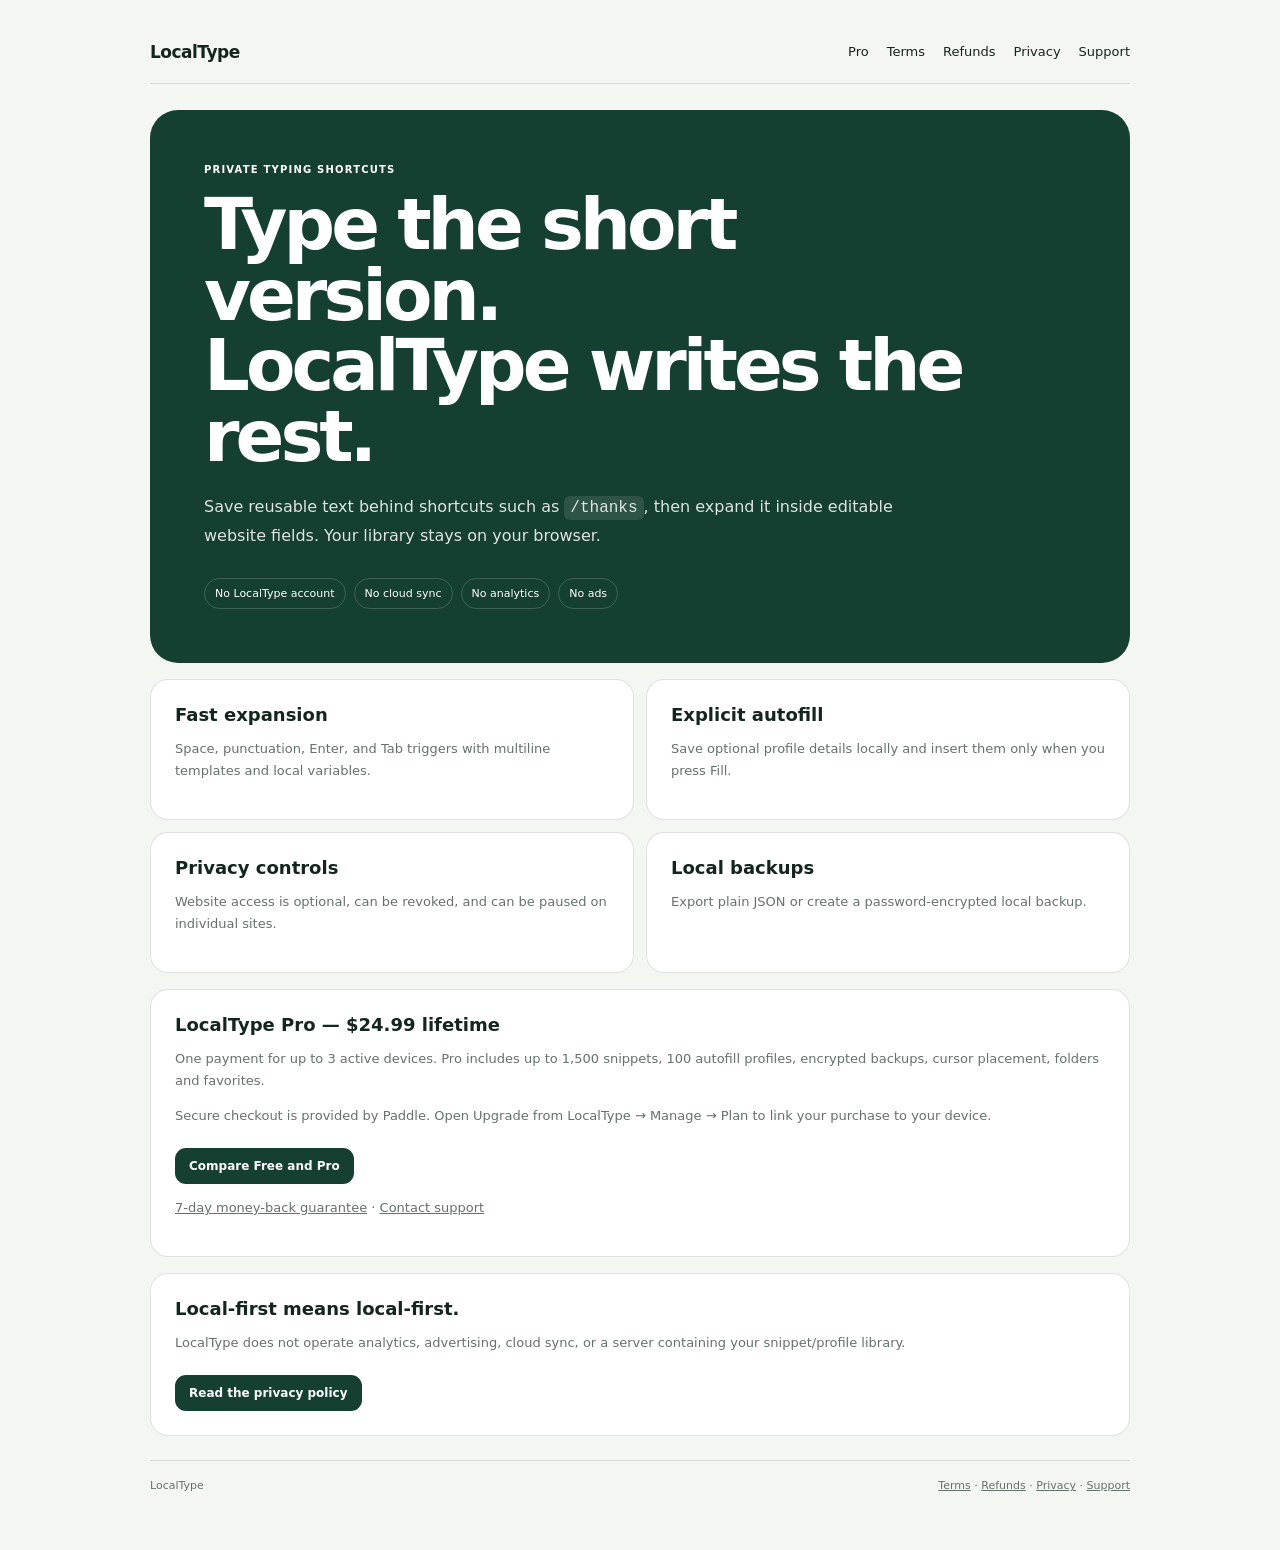
<file: index.html>
<!doctype html>
<html lang="en">
<head>
  <meta charset="utf-8">
  <meta name="viewport" content="width=device-width,initial-scale=1">
  <meta name="description" content="LocalType — private, local-first text expansion and autofill for Chrome.">
  <title>LocalType — Private Text Expander</title>
  <link rel="stylesheet" href="styles.css">
</head>
<body>
  <main class="page">
    <nav class="nav"><a class="brand" href="index.html">LocalType</a><div><a href="upgrade.html">Pro</a> <a href="terms.html">Terms</a> <a href="refunds.html">Refunds</a> <a href="privacy.html">Privacy</a> <a href="support.html">Support</a></div></nav>

    <section class="home-hero">
      <p class="eyebrow">PRIVATE TYPING SHORTCUTS</p>
      <h1>Type the short version.<br>LocalType writes the rest.</h1>
      <p class="lead">Save reusable text behind shortcuts such as <code>/thanks</code>, then expand it inside editable website fields. Your library stays on your browser.</p>
      <div class="chips">
        <span>No LocalType account</span>
        <span>No cloud sync</span>
        <span>No analytics</span>
        <span>No ads</span>
      </div>
    </section>

    <section class="cards">
      <article>
        <h2>Fast expansion</h2>
        <p>Space, punctuation, Enter, and Tab triggers with multiline templates and local variables.</p>
      </article>
      <article>
        <h2>Explicit autofill</h2>
        <p>Save optional profile details locally and insert them only when you press Fill.</p>
      </article>
      <article>
        <h2>Privacy controls</h2>
        <p>Website access is optional, can be revoked, and can be paused on individual sites.</p>
      </article>
      <article>
        <h2>Local backups</h2>
        <p>Export plain JSON or create a password-encrypted local backup.</p>
      </article>
    </section>

    <section class="callout">
      <h2>LocalType Pro — $24.99 lifetime</h2>
      <p>One payment for up to 3 active devices. Pro includes up to 1,500 snippets, 100 autofill profiles, encrypted backups, cursor placement, folders and favorites.</p>
      <p>Secure checkout is provided by Paddle. Open Upgrade from LocalType → Manage → Plan to link your purchase to your device.</p>
      <a class="button-link" href="upgrade.html">Compare Free and Pro</a>
      <p><a href="refunds.html">7-day money-back guarantee</a> · <a href="mailto:elrebelgamer@gmail.com">Contact support</a></p>
    </section>

    <section class="callout">
      <h2>Local-first means local-first.</h2>
      <p>LocalType does not operate analytics, advertising, cloud sync, or a server containing your snippet/profile library.</p>
      <a class="button-link" href="privacy.html">Read the privacy policy</a>
    </section>

    <footer><span>LocalType</span><span><a href="terms.html">Terms</a> · <a href="refunds.html">Refunds</a> · <a href="privacy.html">Privacy</a> · <a href="support.html">Support</a></span></footer>
  </main>
</body>
</html>
</file>
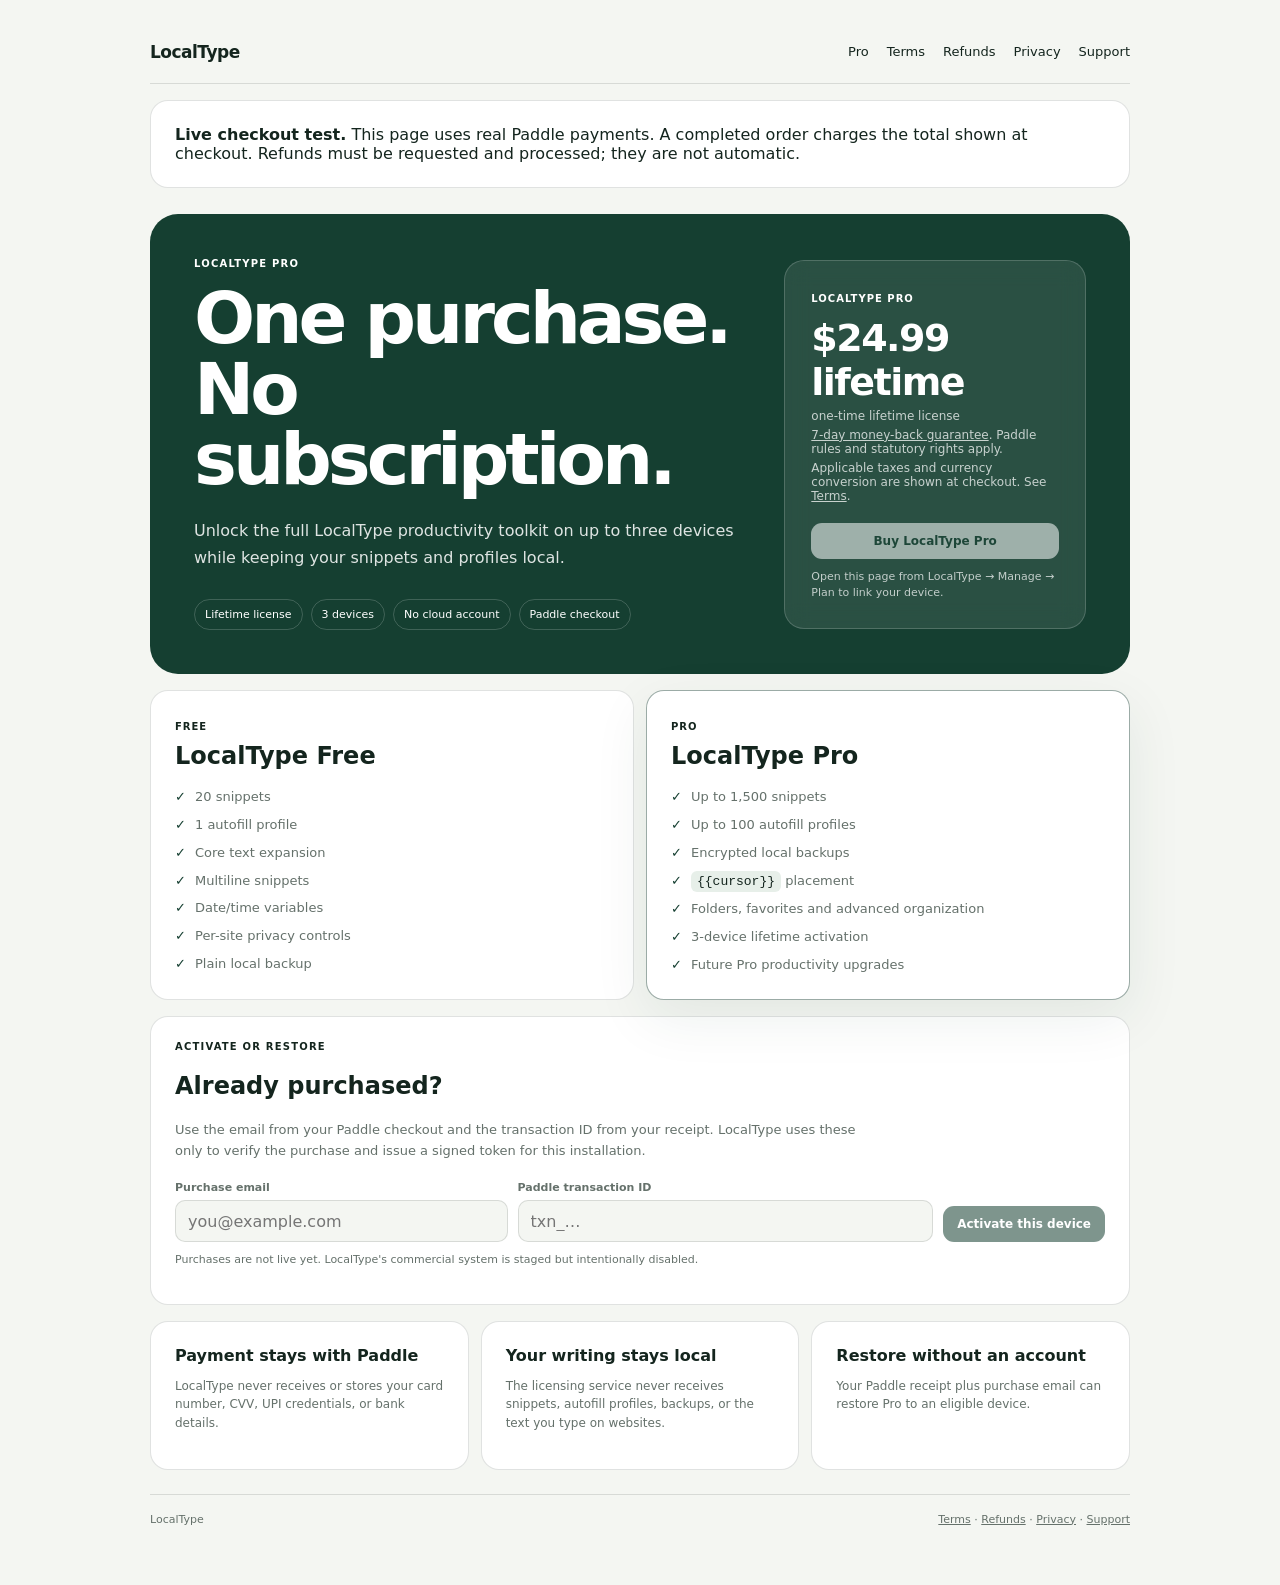
<file: live-test.html>
<!doctype html>
<html lang="en">
<head>
  <meta charset="utf-8">
  <meta name="viewport" content="width=device-width,initial-scale=1">
  <meta name="description" content="Upgrade LocalType to Pro with a lifetime license.">
  <meta name="robots" content="noindex,nofollow">
  <title>LocalType Pro — Live Checkout Test</title>
  <link rel="stylesheet" href="styles.css">
</head>
<body>
  <main class="page">
    <nav class="nav"><a class="brand" href="index.html">LocalType</a><div><a href="upgrade.html">Pro</a> <a href="terms.html">Terms</a> <a href="refunds.html">Refunds</a> <a href="privacy.html">Privacy</a> <a href="support.html">Support</a></div></nav>

    <p class="callout" role="status"><strong>Live checkout test.</strong> This page uses real Paddle payments. A completed order charges the total shown at checkout. Refunds must be requested and processed; they are not automatic.</p>
    <section class="upgrade-hero">
      <div>
        <p class="eyebrow">LOCALTYPE PRO</p>
        <h1>One purchase.<br>No subscription.</h1>
        <p class="lead">Unlock the full LocalType productivity toolkit on up to three devices while keeping your snippets and profiles local.</p>
        <div class="chips">
          <span>Lifetime license</span>
          <span>3 devices</span>
          <span>No cloud account</span>
          <span>Paddle checkout</span>
        </div>
      </div>

      <aside class="price-card">
        <span>LOCALTYPE PRO</span>
        <strong id="priceLabel">$24.99</strong>
        <p>one-time lifetime license</p>
        <p><a href="refunds.html">7-day money-back guarantee</a>. Paddle rules and statutory rights apply.</p>
        <p>Applicable taxes and currency conversion are shown at checkout. See <a href="terms.html">Terms</a>.</p>
        <button id="buyButton" class="button-link payment-button" type="button">Buy LocalType Pro</button>
        <p id="checkoutStatus" class="status-copy">Checking checkout availability…</p>
      </aside>
    </section>

    <section class="plan-compare">
      <article>
        <span class="plan-tag">FREE</span>
        <h2>LocalType Free</h2>
        <ul>
          <li>20 snippets</li>
          <li>1 autofill profile</li>
          <li>Core text expansion</li>
          <li>Multiline snippets</li>
          <li>Date/time variables</li>
          <li>Per-site privacy controls</li>
          <li>Plain local backup</li>
        </ul>
      </article>

      <article class="pro-card">
        <span class="plan-tag">PRO</span>
        <h2>LocalType Pro</h2>
        <ul>
          <li>Up to 1,500 snippets</li>
          <li>Up to 100 autofill profiles</li>
          <li>Encrypted local backups</li>
          <li><code>{{cursor}}</code> placement</li>
          <li>Folders, favorites and advanced organization</li>
          <li>3-device lifetime activation</li>
          <li>Future Pro productivity upgrades</li>
        </ul>
      </article>
    </section>

    <section id="activationPanel" class="activation-panel">
      <div>
        <p class="eyebrow">ACTIVATE OR RESTORE</p>
        <h2>Already purchased?</h2>
        <p>Use the email from your Paddle checkout and the transaction ID from your receipt. LocalType uses these only to verify the purchase and issue a signed token for this installation.</p>
      </div>

      <form id="restoreForm" class="restore-form">
        <label>
          <span>Purchase email</span>
          <input id="purchaseEmail" type="email" autocomplete="email" required placeholder="you@example.com">
        </label>
        <label>
          <span>Paddle transaction ID</span>
          <input id="transactionId" type="text" autocomplete="off" required placeholder="txn_…">
        </label>
        <button id="restoreButton" class="button-link payment-button" type="submit">Activate this device</button>
      </form>

      <div id="activationResult" class="activation-result hidden">
        <span class="plan-tag">ACTIVATION READY</span>
        <h3>Copy this LocalType activation token</h3>
        <p>Return to LocalType → Manage → Plan → Activate Pro and paste this token.</p>
        <textarea id="activationToken" rows="5" readonly spellcheck="false"></textarea>
        <div class="activation-actions">
          <button id="copyTokenButton" class="button-link payment-button" type="button">Copy activation token</button>
          <button id="deactivateButton" class="button-link payment-button secondary-payment" type="button">Deactivate this device</button>
        </div>
      </div>

      <p id="activationMessage" class="status-copy" aria-live="polite"></p>
    </section>

    <section class="trust-strip">
      <article>
        <strong>Payment stays with Paddle</strong>
        <p>LocalType never receives or stores your card number, CVV, UPI credentials, or bank details.</p>
      </article>
      <article>
        <strong>Your writing stays local</strong>
        <p>The licensing service never receives snippets, autofill profiles, backups, or the text you type on websites.</p>
      </article>
      <article>
        <strong>Restore without an account</strong>
        <p>Your Paddle receipt plus purchase email can restore Pro to an eligible device.</p>
      </article>
    </section>

    <footer><span>LocalType</span><span><a href="terms.html">Terms</a> · <a href="refunds.html">Refunds</a> · <a href="privacy.html">Privacy</a> · <a href="support.html">Support</a></span></footer>
  </main>

  <script src="https://cdn.paddle.com/paddle/v2/paddle.js"></script>
  <script>
window.LOCALTYPE_PAYMENTS = Object.freeze({
  enabled: true,
  environment: "live",
  provider: "paddle",
  clientToken: "live_bdbb54dc939e318719ebfa34fde",
  priceId: "pri_01m4d6jhr5mbr2jsde4q3saacg",
  licenseApiBase: "https://localtype-license.elrebelgamer.workers.dev",
  priceLabel: "$24.99 lifetime",
  maxDevices: 3
});
  </script>
  <script src="upgrade.js"></script>
</body>
</html>
</file>
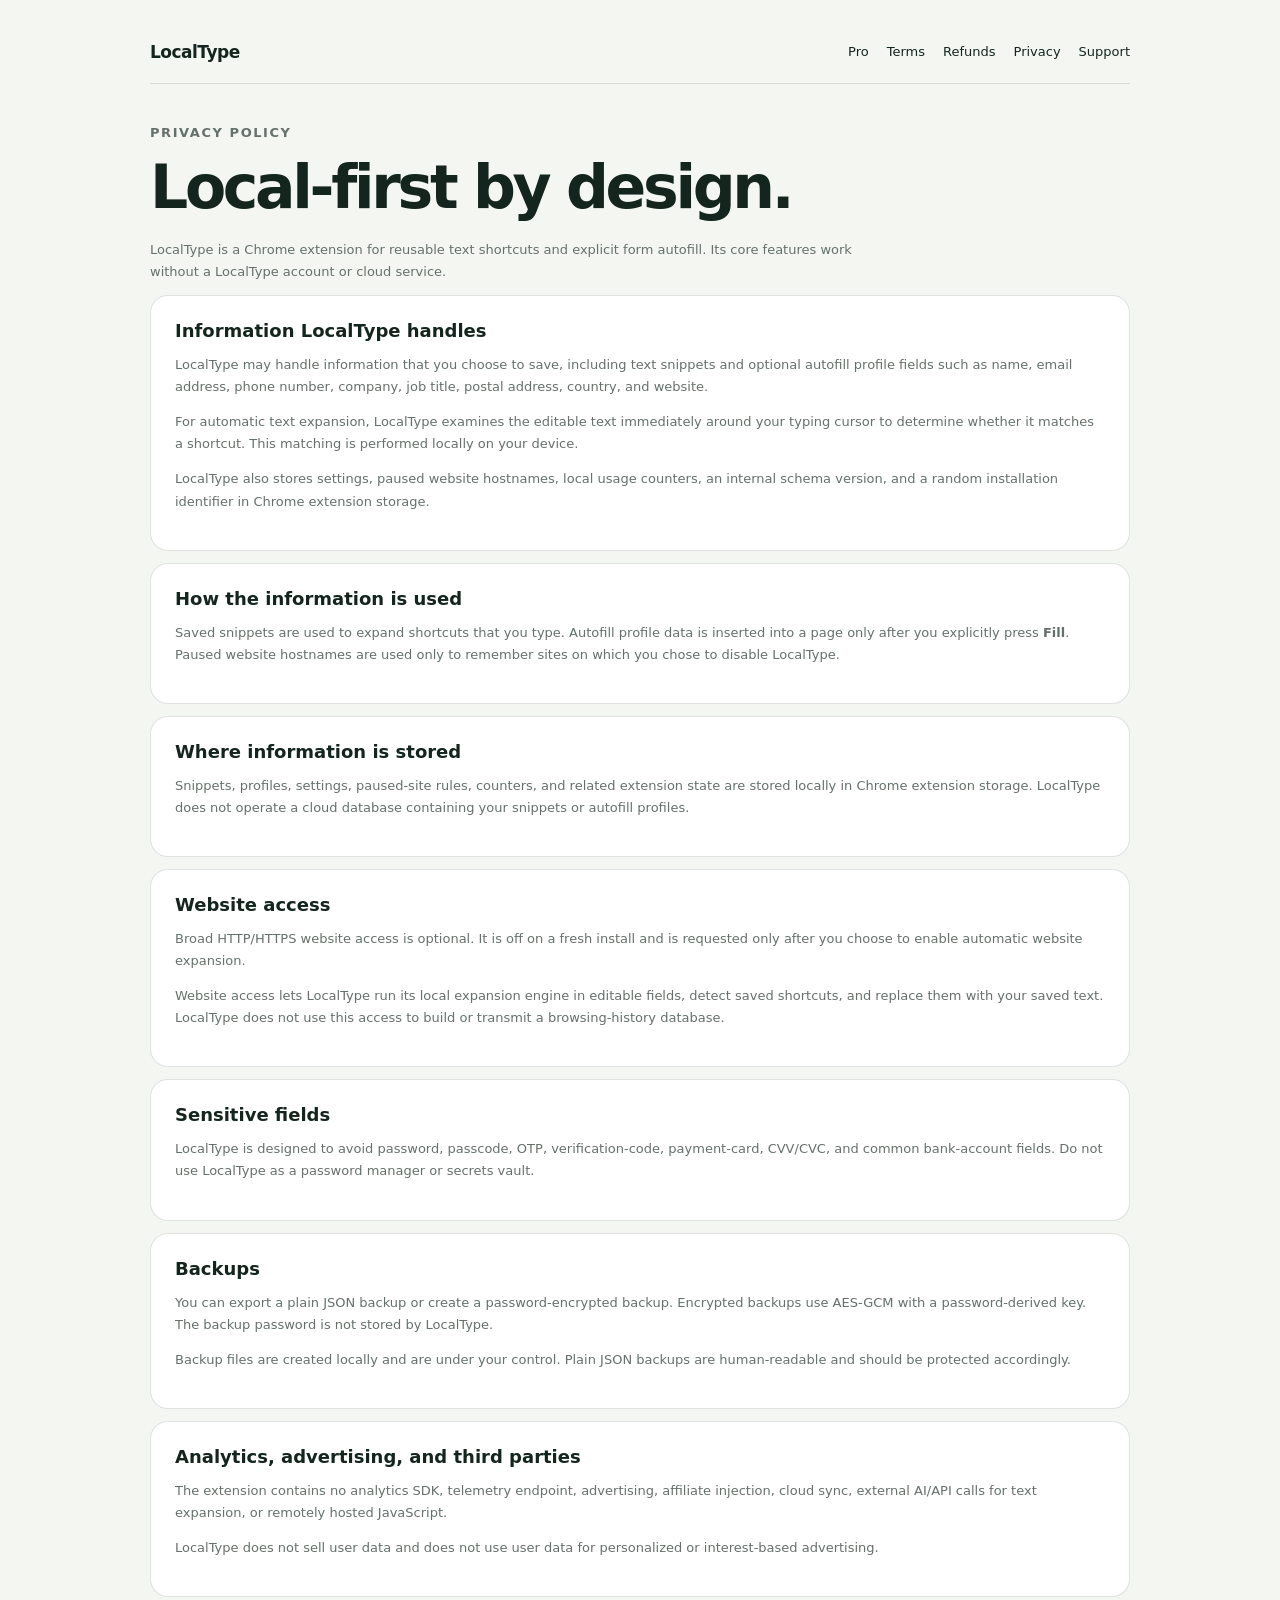
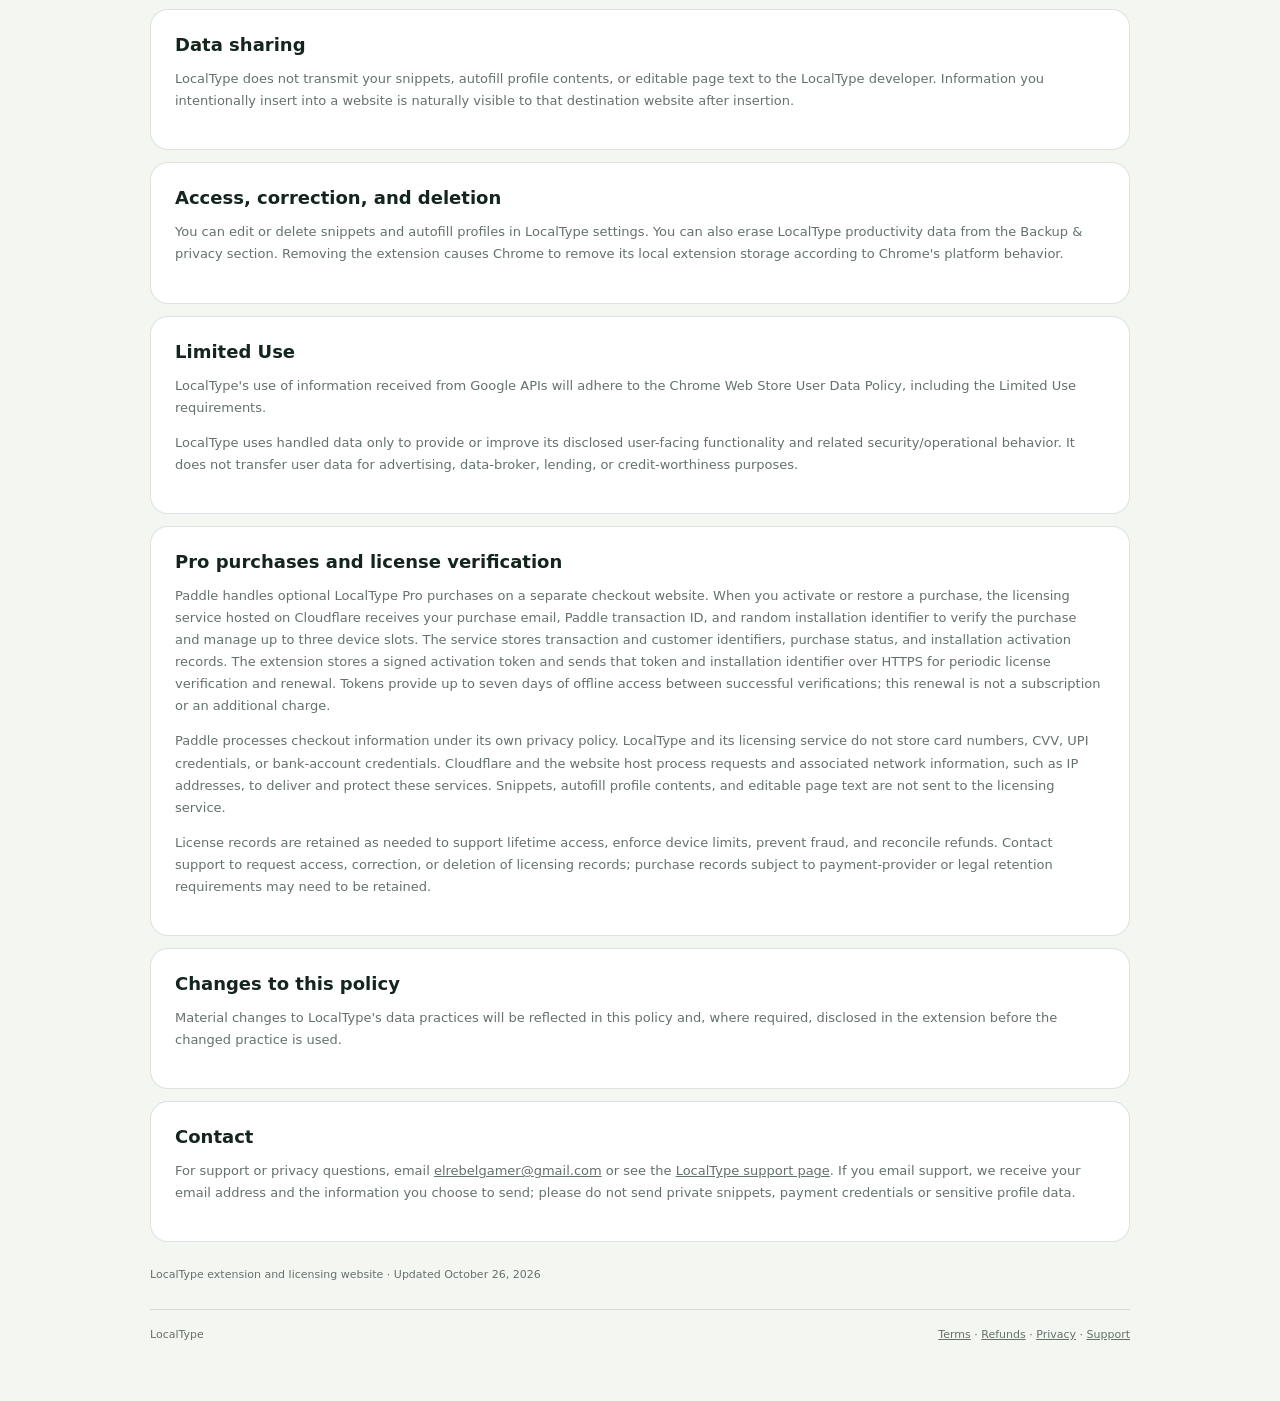
<file: privacy.html>
<!doctype html>
<html lang="en">
<head>
  <meta charset="utf-8">
  <meta name="viewport" content="width=device-width,initial-scale=1">
  <meta name="description" content="LocalType privacy policy">
  <title>LocalType Privacy Policy</title>
  <link rel="stylesheet" href="styles.css">
</head>
<body>
  <main class="page">
    <nav class="nav"><a class="brand" href="index.html">LocalType</a><div><a href="upgrade.html">Pro</a> <a href="terms.html">Terms</a> <a href="refunds.html">Refunds</a> <a href="privacy.html">Privacy</a> <a href="support.html">Support</a></div></nav>

    <article class="policy">
      <p class="eyebrow">PRIVACY POLICY</p>
      <h1>Local-first by design.</h1>
      <p class="lead">LocalType is a Chrome extension for reusable text shortcuts and explicit form autofill. Its core features work without a LocalType account or cloud service.</p>

      <section>
        <h2>Information LocalType handles</h2>
        <p>LocalType may handle information that you choose to save, including text snippets and optional autofill profile fields such as name, email address, phone number, company, job title, postal address, country, and website.</p>
        <p>For automatic text expansion, LocalType examines the editable text immediately around your typing cursor to determine whether it matches a shortcut. This matching is performed locally on your device.</p>
        <p>LocalType also stores settings, paused website hostnames, local usage counters, an internal schema version, and a random installation identifier in Chrome extension storage.</p>
      </section>

      <section>
        <h2>How the information is used</h2>
        <p>Saved snippets are used to expand shortcuts that you type. Autofill profile data is inserted into a page only after you explicitly press <strong>Fill</strong>. Paused website hostnames are used only to remember sites on which you chose to disable LocalType.</p>
      </section>

      <section>
        <h2>Where information is stored</h2>
        <p>Snippets, profiles, settings, paused-site rules, counters, and related extension state are stored locally in Chrome extension storage. LocalType does not operate a cloud database containing your snippets or autofill profiles.</p>
      </section>

      <section>
        <h2>Website access</h2>
        <p>Broad HTTP/HTTPS website access is optional. It is off on a fresh install and is requested only after you choose to enable automatic website expansion.</p>
        <p>Website access lets LocalType run its local expansion engine in editable fields, detect saved shortcuts, and replace them with your saved text. LocalType does not use this access to build or transmit a browsing-history database.</p>
      </section>

      <section>
        <h2>Sensitive fields</h2>
        <p>LocalType is designed to avoid password, passcode, OTP, verification-code, payment-card, CVV/CVC, and common bank-account fields. Do not use LocalType as a password manager or secrets vault.</p>
      </section>

      <section>
        <h2>Backups</h2>
        <p>You can export a plain JSON backup or create a password-encrypted backup. Encrypted backups use AES-GCM with a password-derived key. The backup password is not stored by LocalType.</p>
        <p>Backup files are created locally and are under your control. Plain JSON backups are human-readable and should be protected accordingly.</p>
      </section>

      <section>
        <h2>Analytics, advertising, and third parties</h2>
        <p>The extension contains no analytics SDK, telemetry endpoint, advertising, affiliate injection, cloud sync, external AI/API calls for text expansion, or remotely hosted JavaScript.</p>
        <p>LocalType does not sell user data and does not use user data for personalized or interest-based advertising.</p>
      </section>

      <section>
        <h2>Data sharing</h2>
        <p>LocalType does not transmit your snippets, autofill profile contents, or editable page text to the LocalType developer. Information you intentionally insert into a website is naturally visible to that destination website after insertion.</p>
      </section>

      <section>
        <h2>Access, correction, and deletion</h2>
        <p>You can edit or delete snippets and autofill profiles in LocalType settings. You can also erase LocalType productivity data from the Backup &amp; privacy section. Removing the extension causes Chrome to remove its local extension storage according to Chrome's platform behavior.</p>
      </section>

      <section>
        <h2>Limited Use</h2>
        <p>LocalType's use of information received from Google APIs will adhere to the Chrome Web Store User Data Policy, including the Limited Use requirements.</p>
        <p>LocalType uses handled data only to provide or improve its disclosed user-facing functionality and related security/operational behavior. It does not transfer user data for advertising, data-broker, lending, or credit-worthiness purposes.</p>
      </section>

      <section>
        <h2>Pro purchases and license verification</h2>
        <p>Paddle handles optional LocalType Pro purchases on a separate checkout website. When you activate or restore a purchase, the licensing service hosted on Cloudflare receives your purchase email, Paddle transaction ID, and random installation identifier to verify the purchase and manage up to three device slots. The service stores transaction and customer identifiers, purchase status, and installation activation records. The extension stores a signed activation token and sends that token and installation identifier over HTTPS for periodic license verification and renewal. Tokens provide up to seven days of offline access between successful verifications; this renewal is not a subscription or an additional charge.</p>
        <p>Paddle processes checkout information under its own privacy policy. LocalType and its licensing service do not store card numbers, CVV, UPI credentials, or bank-account credentials. Cloudflare and the website host process requests and associated network information, such as IP addresses, to deliver and protect these services. Snippets, autofill profile contents, and editable page text are not sent to the licensing service.</p>
        <p>License records are retained as needed to support lifetime access, enforce device limits, prevent fraud, and reconcile refunds. Contact support to request access, correction, or deletion of licensing records; purchase records subject to payment-provider or legal retention requirements may need to be retained.</p>
      </section>

      <section>
        <h2>Changes to this policy</h2>
        <p>Material changes to LocalType's data practices will be reflected in this policy and, where required, disclosed in the extension before the changed practice is used.</p>
      </section>

      <section>
        <h2>Contact</h2>
        <p>For support or privacy questions, email <a href="mailto:elrebelgamer@gmail.com">elrebelgamer@gmail.com</a> or see the <a href="support.html">LocalType support page</a>. If you email support, we receive your email address and the information you choose to send; please do not send private snippets, payment credentials or sensitive profile data.</p>
      </section>

      <p class="updated">LocalType extension and licensing website · Updated October 26, 2026</p>
    </article>
    <footer><span>LocalType</span><span><a href="terms.html">Terms</a> · <a href="refunds.html">Refunds</a> · <a href="privacy.html">Privacy</a> · <a href="support.html">Support</a></span></footer>
  </main>
</body>
</html>
</file>
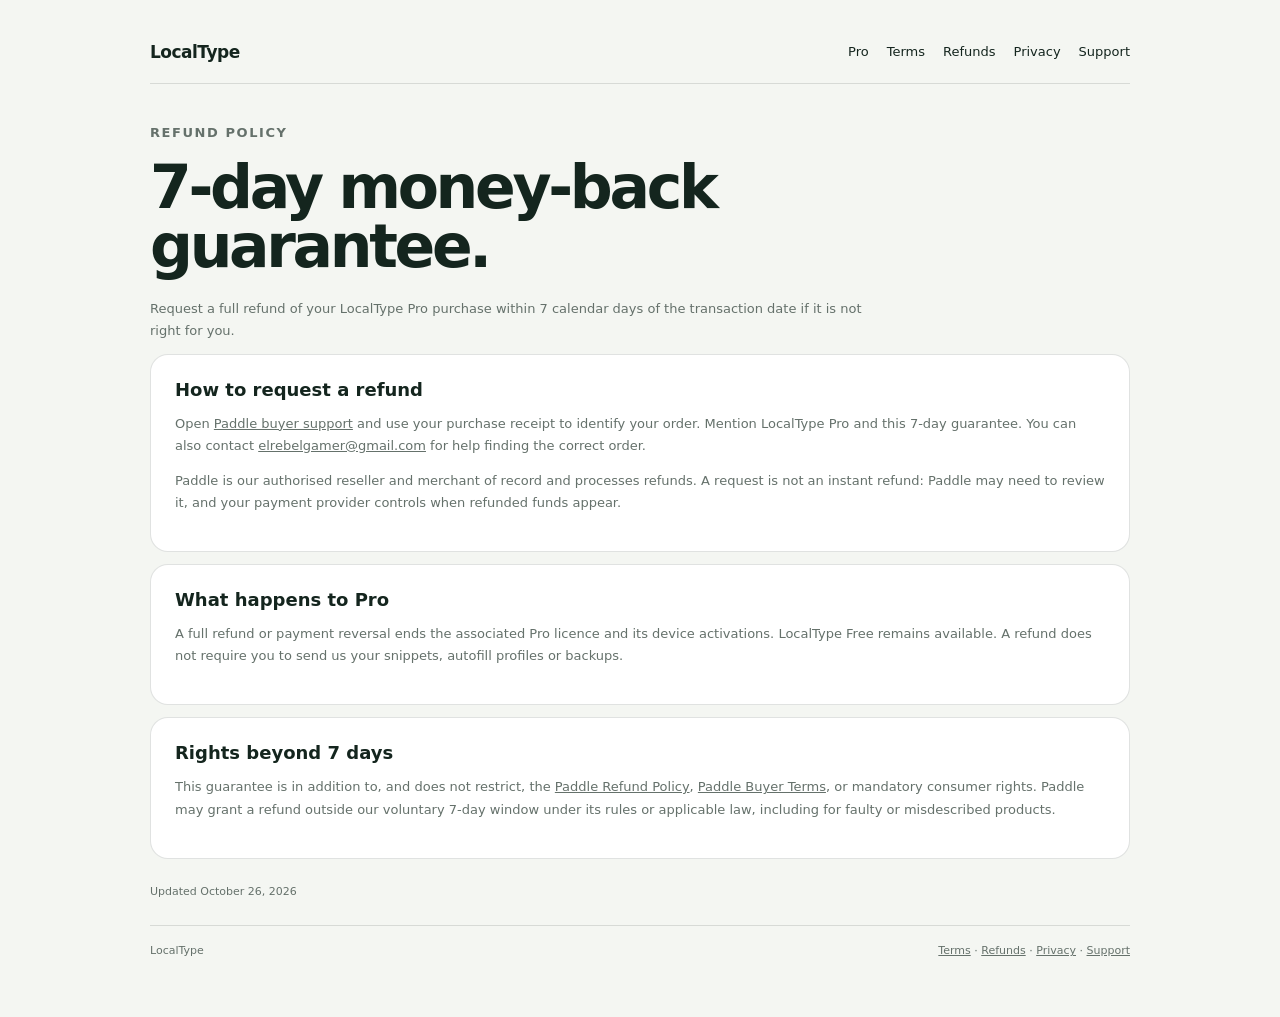
<file: refunds.html>
<!doctype html>
<html lang="en"><head><meta charset="utf-8"><meta name="viewport" content="width=device-width,initial-scale=1"><meta name="description" content="LocalType Refund Policy"><title>LocalType Refund Policy</title><link rel="stylesheet" href="styles.css"></head><body><main class="page"><nav class="nav"><a class="brand" href="index.html">LocalType</a><div><a href="upgrade.html">Pro</a> <a href="terms.html">Terms</a> <a href="refunds.html">Refunds</a> <a href="privacy.html">Privacy</a> <a href="support.html">Support</a></div></nav><article class="policy"><p class="eyebrow">REFUND POLICY</p><h1>7-day money-back guarantee.</h1>
<p class="lead">Request a full refund of your LocalType Pro purchase within 7 calendar days of the transaction date if it is not right for you.</p>
<section><h2>How to request a refund</h2><p>Open <a href="https://paddle.net">Paddle buyer support</a> and use your purchase receipt to identify your order. Mention LocalType Pro and this 7-day guarantee. You can also contact <a href="mailto:elrebelgamer@gmail.com">elrebelgamer@gmail.com</a> for help finding the correct order.</p><p>Paddle is our authorised reseller and merchant of record and processes refunds. A request is not an instant refund: Paddle may need to review it, and your payment provider controls when refunded funds appear.</p></section>
<section><h2>What happens to Pro</h2><p>A full refund or payment reversal ends the associated Pro licence and its device activations. LocalType Free remains available. A refund does not require you to send us your snippets, autofill profiles or backups.</p></section>
<section><h2>Rights beyond 7 days</h2><p>This guarantee is in addition to, and does not restrict, the <a href="https://www.paddle.com/legal/refund-policy">Paddle Refund Policy</a>, <a href="https://www.paddle.com/legal/buyer-terms">Paddle Buyer Terms</a>, or mandatory consumer rights. Paddle may grant a refund outside our voluntary 7-day window under its rules or applicable law, including for faulty or misdescribed products.</p></section>
<p class="updated">Updated October 26, 2026</p></article><footer><span>LocalType</span><span><a href="terms.html">Terms</a> · <a href="refunds.html">Refunds</a> · <a href="privacy.html">Privacy</a> · <a href="support.html">Support</a></span></footer></main></body></html>
</file>
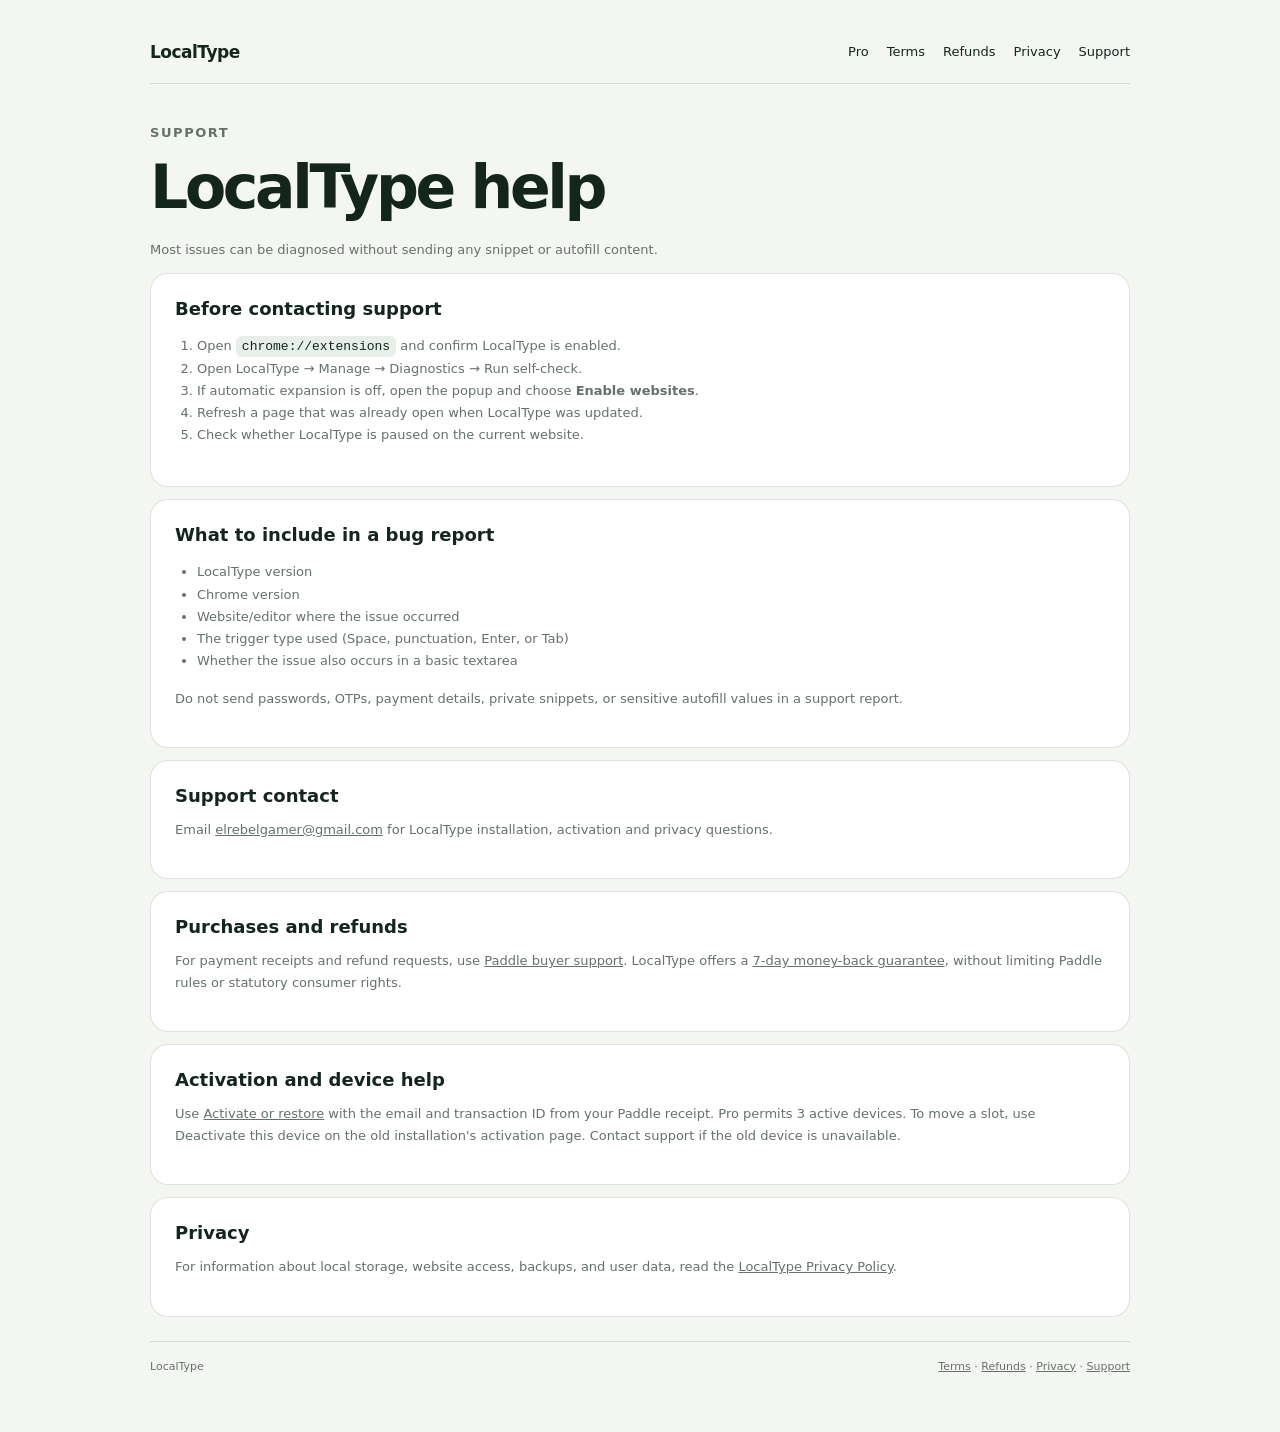
<file: support.html>
<!doctype html>
<html lang="en">
<head>
  <meta charset="utf-8">
  <meta name="viewport" content="width=device-width,initial-scale=1">
  <meta name="description" content="LocalType support">
  <title>LocalType Support</title>
  <link rel="stylesheet" href="styles.css">
</head>
<body>
  <main class="page">
    <nav class="nav"><a class="brand" href="index.html">LocalType</a><div><a href="upgrade.html">Pro</a> <a href="terms.html">Terms</a> <a href="refunds.html">Refunds</a> <a href="privacy.html">Privacy</a> <a href="support.html">Support</a></div></nav>

    <article class="policy">
      <p class="eyebrow">SUPPORT</p>
      <h1>LocalType help</h1>
      <p class="lead">Most issues can be diagnosed without sending any snippet or autofill content.</p>

      <section>
        <h2>Before contacting support</h2>
        <ol>
          <li>Open <code>chrome://extensions</code> and confirm LocalType is enabled.</li>
          <li>Open LocalType → Manage → Diagnostics → Run self-check.</li>
          <li>If automatic expansion is off, open the popup and choose <strong>Enable websites</strong>.</li>
          <li>Refresh a page that was already open when LocalType was updated.</li>
          <li>Check whether LocalType is paused on the current website.</li>
        </ol>
      </section>

      <section>
        <h2>What to include in a bug report</h2>
        <ul>
          <li>LocalType version</li>
          <li>Chrome version</li>
          <li>Website/editor where the issue occurred</li>
          <li>The trigger type used (Space, punctuation, Enter, or Tab)</li>
          <li>Whether the issue also occurs in a basic textarea</li>
        </ul>
        <p>Do not send passwords, OTPs, payment details, private snippets, or sensitive autofill values in a support report.</p>
      </section>

      <section>
        <h2>Support contact</h2>
        <p>Email <a href="mailto:elrebelgamer@gmail.com">elrebelgamer@gmail.com</a> for LocalType installation, activation and privacy questions.</p>
      </section>

      <section><h2>Purchases and refunds</h2><p>For payment receipts and refund requests, use <a href="https://paddle.net">Paddle buyer support</a>. LocalType offers a <a href="refunds.html">7-day money-back guarantee</a>, without limiting Paddle rules or statutory consumer rights.</p></section>
      <section><h2>Activation and device help</h2><p>Use <a href="upgrade.html#activationPanel">Activate or restore</a> with the email and transaction ID from your Paddle receipt. Pro permits 3 active devices. To move a slot, use Deactivate this device on the old installation's activation page. Contact support if the old device is unavailable.</p></section>
      <section>
        <h2>Privacy</h2>
        <p>For information about local storage, website access, backups, and user data, read the <a href="privacy.html">LocalType Privacy Policy</a>.</p>
      </section>
    </article>
    <footer><span>LocalType</span><span><a href="terms.html">Terms</a> · <a href="refunds.html">Refunds</a> · <a href="privacy.html">Privacy</a> · <a href="support.html">Support</a></span></footer>
  </main>
</body>
</html>
</file>
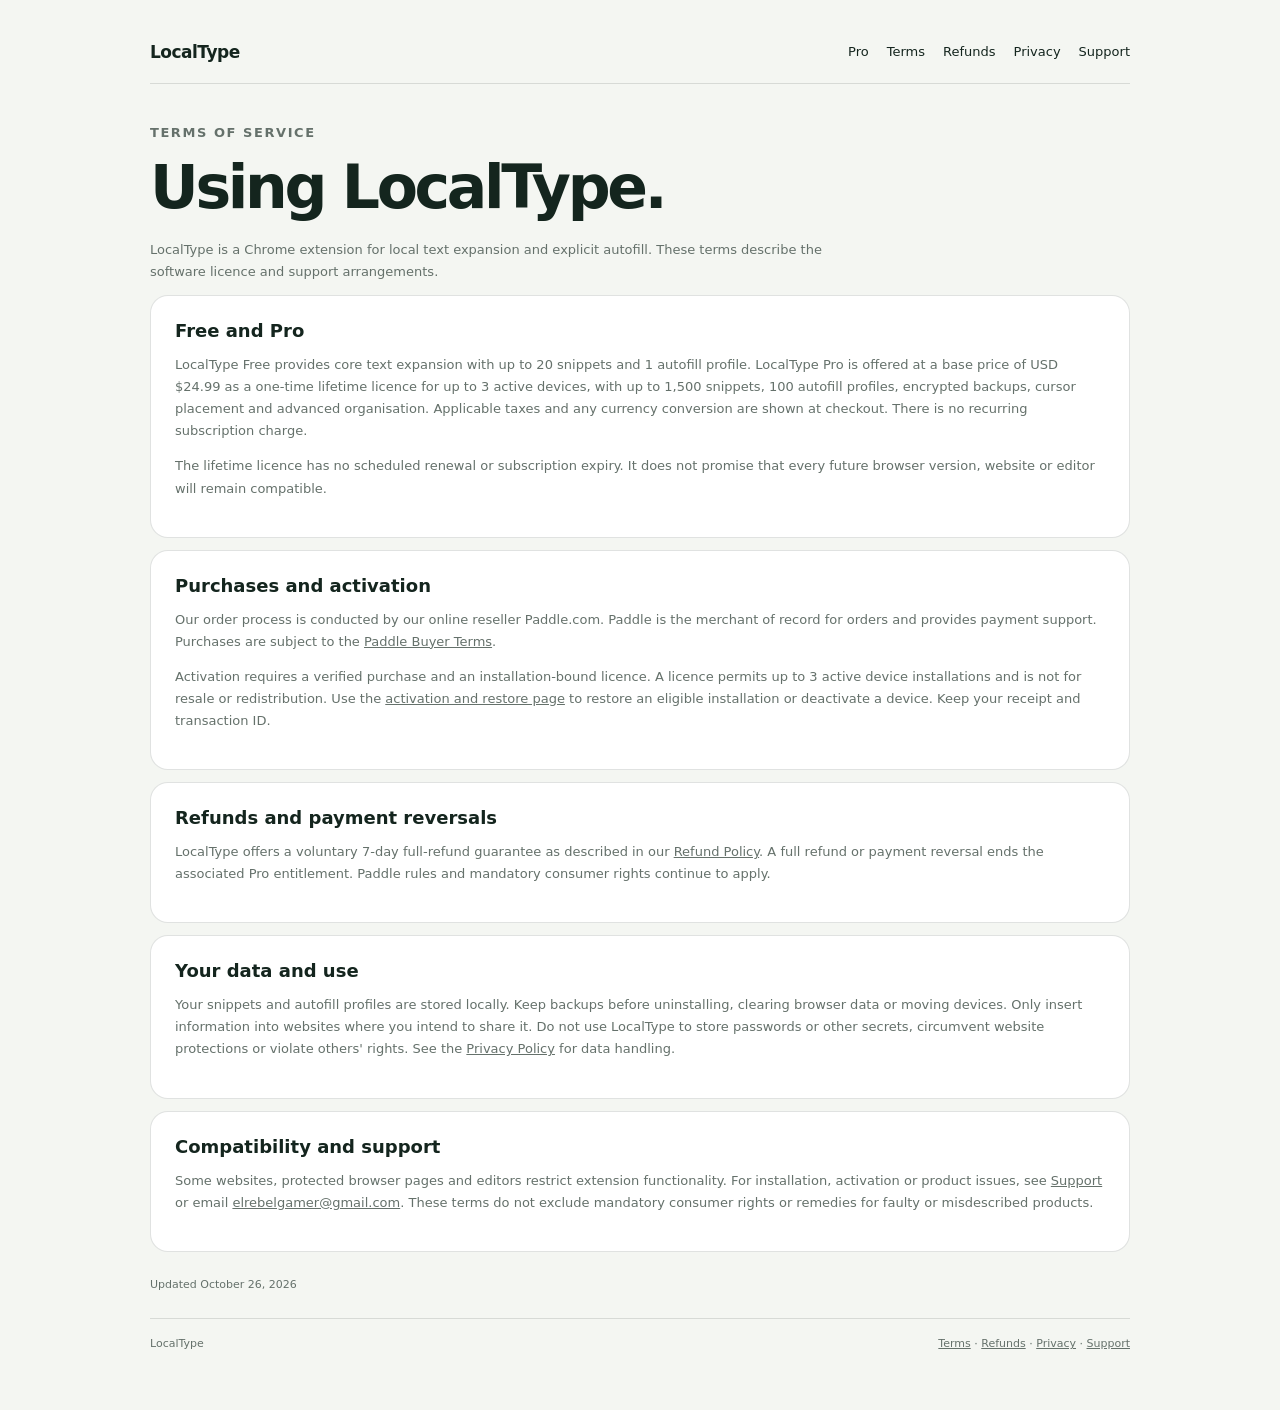
<file: terms.html>
<!doctype html>
<html lang="en"><head><meta charset="utf-8"><meta name="viewport" content="width=device-width,initial-scale=1"><meta name="description" content="LocalType Terms of Service"><title>LocalType Terms of Service</title><link rel="stylesheet" href="styles.css"></head><body><main class="page"><nav class="nav"><a class="brand" href="index.html">LocalType</a><div><a href="upgrade.html">Pro</a> <a href="terms.html">Terms</a> <a href="refunds.html">Refunds</a> <a href="privacy.html">Privacy</a> <a href="support.html">Support</a></div></nav><article class="policy"><p class="eyebrow">TERMS OF SERVICE</p><h1>Using LocalType.</h1>
<p class="lead">LocalType is a Chrome extension for local text expansion and explicit autofill. These terms describe the software licence and support arrangements.</p>
<section><h2>Free and Pro</h2><p>LocalType Free provides core text expansion with up to 20 snippets and 1 autofill profile. LocalType Pro is offered at a base price of USD $24.99 as a one-time lifetime licence for up to 3 active devices, with up to 1,500 snippets, 100 autofill profiles, encrypted backups, cursor placement and advanced organisation. Applicable taxes and any currency conversion are shown at checkout. There is no recurring subscription charge.</p><p>The lifetime licence has no scheduled renewal or subscription expiry. It does not promise that every future browser version, website or editor will remain compatible.</p></section>
<section><h2>Purchases and activation</h2><p>Our order process is conducted by our online reseller Paddle.com. Paddle is the merchant of record for orders and provides payment support. Purchases are subject to the <a href="https://www.paddle.com/legal/buyer-terms">Paddle Buyer Terms</a>.</p><p>Activation requires a verified purchase and an installation-bound licence. A licence permits up to 3 active device installations and is not for resale or redistribution. Use the <a href="upgrade.html#activationPanel">activation and restore page</a> to restore an eligible installation or deactivate a device. Keep your receipt and transaction ID.</p></section>
<section><h2>Refunds and payment reversals</h2><p>LocalType offers a voluntary 7-day full-refund guarantee as described in our <a href="refunds.html">Refund Policy</a>. A full refund or payment reversal ends the associated Pro entitlement. Paddle rules and mandatory consumer rights continue to apply.</p></section>
<section><h2>Your data and use</h2><p>Your snippets and autofill profiles are stored locally. Keep backups before uninstalling, clearing browser data or moving devices. Only insert information into websites where you intend to share it. Do not use LocalType to store passwords or other secrets, circumvent website protections or violate others' rights. See the <a href="privacy.html">Privacy Policy</a> for data handling.</p></section>
<section><h2>Compatibility and support</h2><p>Some websites, protected browser pages and editors restrict extension functionality. For installation, activation or product issues, see <a href="support.html">Support</a> or email <a href="mailto:elrebelgamer@gmail.com">elrebelgamer@gmail.com</a>. These terms do not exclude mandatory consumer rights or remedies for faulty or misdescribed products.</p></section><p class="updated">Updated October 26, 2026</p></article><footer><span>LocalType</span><span><a href="terms.html">Terms</a> · <a href="refunds.html">Refunds</a> · <a href="privacy.html">Privacy</a> · <a href="support.html">Support</a></span></footer></main></body></html>
</file>
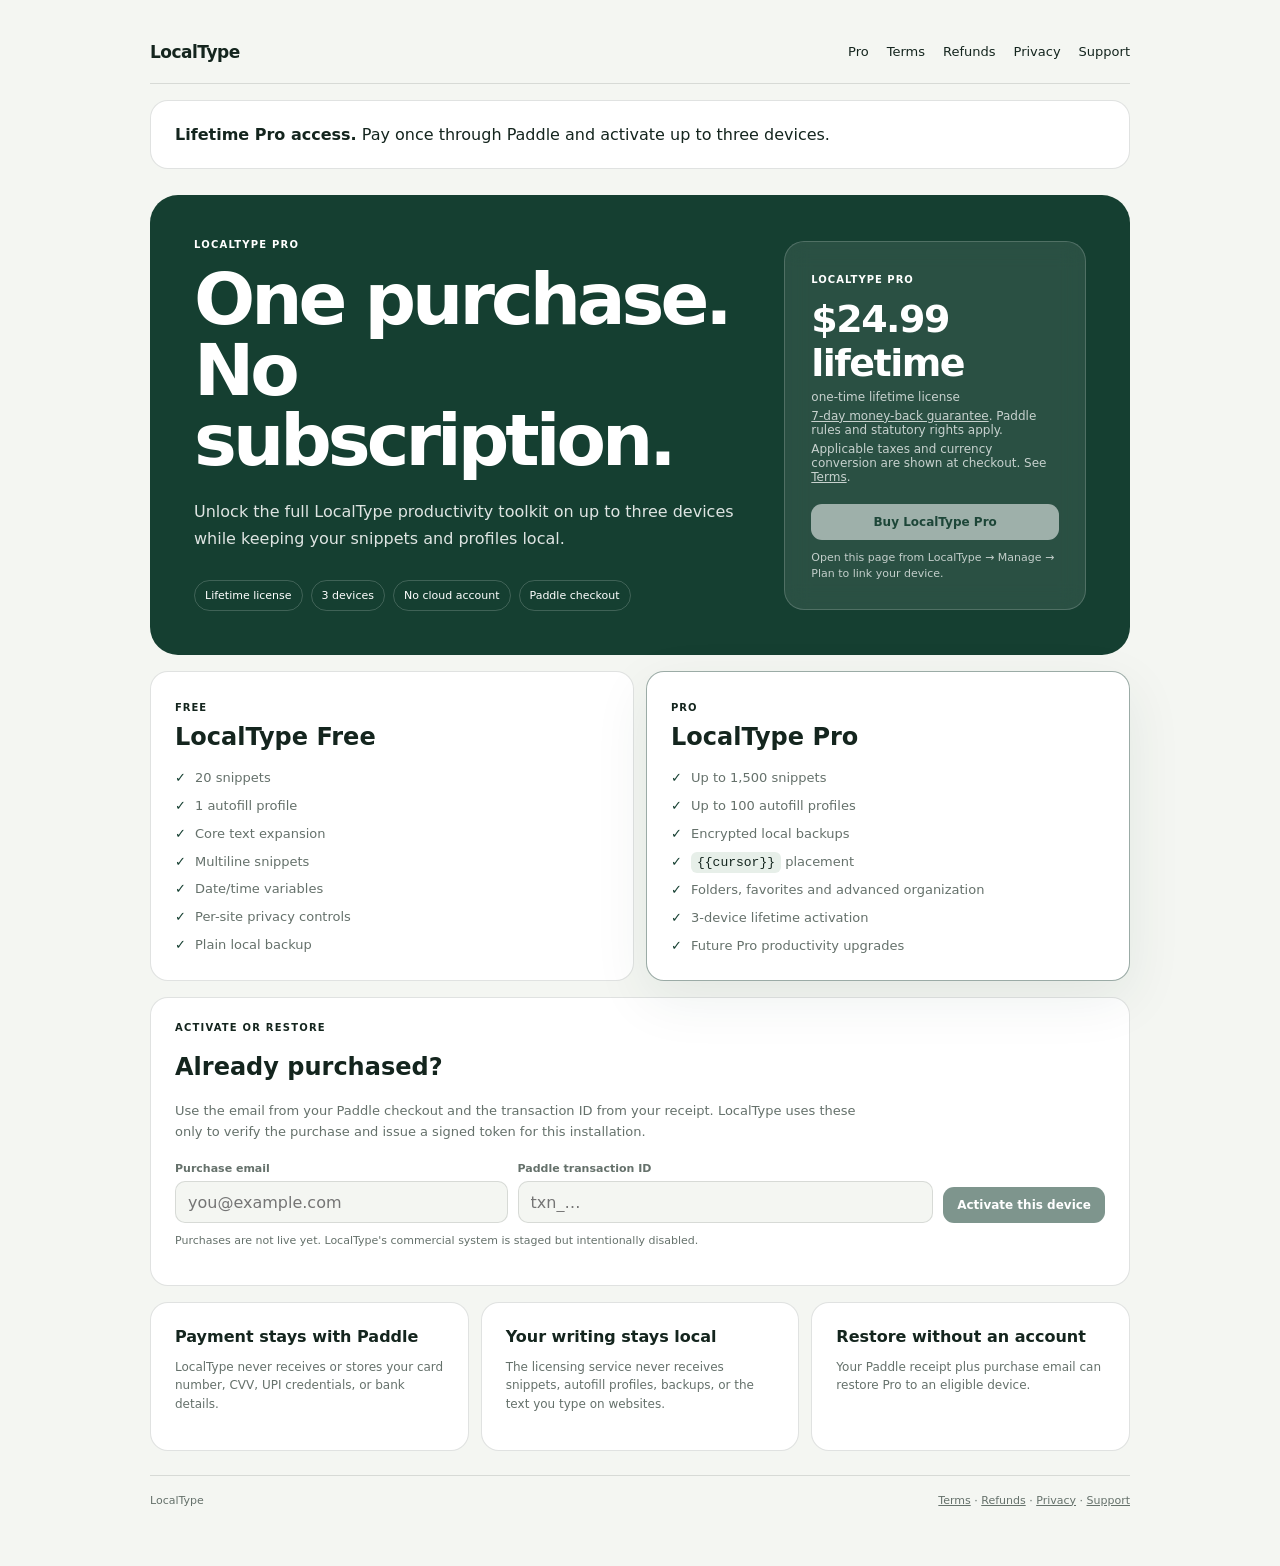
<file: upgrade.html>
<!doctype html>
<html lang="en">
<head>
  <meta charset="utf-8">
  <meta name="viewport" content="width=device-width,initial-scale=1">
  <meta name="description" content="Upgrade LocalType to Pro with a lifetime license.">
  <title>LocalType Pro — Lifetime Upgrade</title>
  <link rel="stylesheet" href="styles.css">
</head>
<body>
  <main class="page">
    <nav class="nav"><a class="brand" href="index.html">LocalType</a><div><a href="upgrade.html">Pro</a> <a href="terms.html">Terms</a> <a href="refunds.html">Refunds</a> <a href="privacy.html">Privacy</a> <a href="support.html">Support</a></div></nav>

    <p class="callout" role="status"><strong>Lifetime Pro access.</strong> Pay once through Paddle and activate up to three devices.</p>
    <section class="upgrade-hero">
      <div>
        <p class="eyebrow">LOCALTYPE PRO</p>
        <h1>One purchase.<br>No subscription.</h1>
        <p class="lead">Unlock the full LocalType productivity toolkit on up to three devices while keeping your snippets and profiles local.</p>
        <div class="chips">
          <span>Lifetime license</span>
          <span>3 devices</span>
          <span>No cloud account</span>
          <span>Paddle checkout</span>
        </div>
      </div>

      <aside class="price-card">
        <span>LOCALTYPE PRO</span>
        <strong id="priceLabel">$24.99</strong>
        <p>one-time lifetime license</p>
        <p><a href="refunds.html">7-day money-back guarantee</a>. Paddle rules and statutory rights apply.</p>
        <p>Applicable taxes and currency conversion are shown at checkout. See <a href="terms.html">Terms</a>.</p>
        <button id="buyButton" class="button-link payment-button" type="button">Buy LocalType Pro</button>
        <p id="checkoutStatus" class="status-copy">Checking checkout availability…</p>
      </aside>
    </section>

    <section class="plan-compare">
      <article>
        <span class="plan-tag">FREE</span>
        <h2>LocalType Free</h2>
        <ul>
          <li>20 snippets</li>
          <li>1 autofill profile</li>
          <li>Core text expansion</li>
          <li>Multiline snippets</li>
          <li>Date/time variables</li>
          <li>Per-site privacy controls</li>
          <li>Plain local backup</li>
        </ul>
      </article>

      <article class="pro-card">
        <span class="plan-tag">PRO</span>
        <h2>LocalType Pro</h2>
        <ul>
          <li>Up to 1,500 snippets</li>
          <li>Up to 100 autofill profiles</li>
          <li>Encrypted local backups</li>
          <li><code>{{cursor}}</code> placement</li>
          <li>Folders, favorites and advanced organization</li>
          <li>3-device lifetime activation</li>
          <li>Future Pro productivity upgrades</li>
        </ul>
      </article>
    </section>

    <section id="activationPanel" class="activation-panel">
      <div>
        <p class="eyebrow">ACTIVATE OR RESTORE</p>
        <h2>Already purchased?</h2>
        <p>Use the email from your Paddle checkout and the transaction ID from your receipt. LocalType uses these only to verify the purchase and issue a signed token for this installation.</p>
      </div>

      <form id="restoreForm" class="restore-form">
        <label>
          <span>Purchase email</span>
          <input id="purchaseEmail" type="email" autocomplete="email" required placeholder="you@example.com">
        </label>
        <label>
          <span>Paddle transaction ID</span>
          <input id="transactionId" type="text" autocomplete="off" required placeholder="txn_…">
        </label>
        <button id="restoreButton" class="button-link payment-button" type="submit">Activate this device</button>
      </form>

      <div id="activationResult" class="activation-result hidden">
        <span class="plan-tag">ACTIVATION READY</span>
        <h3>Copy this LocalType activation token</h3>
        <p>Return to LocalType → Manage → Plan → Activate Pro and paste this token.</p>
        <textarea id="activationToken" rows="5" readonly spellcheck="false"></textarea>
        <div class="activation-actions">
          <button id="copyTokenButton" class="button-link payment-button" type="button">Copy activation token</button>
          <button id="deactivateButton" class="button-link payment-button secondary-payment" type="button">Deactivate this device</button>
        </div>
      </div>

      <p id="activationMessage" class="status-copy" aria-live="polite"></p>
    </section>

    <section class="trust-strip">
      <article>
        <strong>Payment stays with Paddle</strong>
        <p>LocalType never receives or stores your card number, CVV, UPI credentials, or bank details.</p>
      </article>
      <article>
        <strong>Your writing stays local</strong>
        <p>The licensing service never receives snippets, autofill profiles, backups, or the text you type on websites.</p>
      </article>
      <article>
        <strong>Restore without an account</strong>
        <p>Your Paddle receipt plus purchase email can restore Pro to an eligible device.</p>
      </article>
    </section>

    <footer><span>LocalType</span><span><a href="terms.html">Terms</a> · <a href="refunds.html">Refunds</a> · <a href="privacy.html">Privacy</a> · <a href="support.html">Support</a></span></footer>
  </main>

  <script src="https://cdn.paddle.com/paddle/v2/paddle.js"></script>
  <script src="commercial-config.js"></script>
  <script src="upgrade.js"></script>
</body>
</html>
</file>
<file: styles.css>
:root {
  color-scheme: light dark;
  --bg: #f4f6f2;
  --panel: #ffffff;
  --text: #14251e;
  --muted: #65716b;
  --line: rgba(20,37,30,.13);
  --accent: #153f31;
  --accent-soft: #e7efe9;
  --accent-text: #ffffff;
}
@media (prefers-color-scheme: dark) {
  :root {
    --bg: #111713;
    --panel: #18211c;
    --text: #eef4f0;
    --muted: #a3aea8;
    --line: rgba(238,244,240,.13);
    --accent: #8bc9ad;
    --accent-soft: #23372e;
    --accent-text: #102018;
  }
}
* { box-sizing: border-box; }
body {
  margin: 0;
  background: var(--bg);
  color: var(--text);
  font-family: Inter, ui-sans-serif, system-ui, -apple-system, BlinkMacSystemFont, "Segoe UI", sans-serif;
}
a { color: inherit; }
.page {
  width: min(980px, calc(100% - 32px));
  margin: 0 auto;
  padding: 20px 0 60px;
}
.nav {
  min-height: 64px;
  display: flex;
  align-items: center;
  justify-content: space-between;
  border-bottom: 1px solid var(--line);
}
.nav > div { display: flex; gap: 18px; }
.nav a { text-decoration: none; font-size: 13px; }
.nav a[aria-current="page"] { font-weight: 800; }
.brand { font-size: 17px !important; font-weight: 850; letter-spacing: -.03em; }
.home-hero {
  margin-top: 26px;
  padding: 54px;
  border-radius: 28px;
  background: var(--accent);
  color: var(--accent-text);
}
.eyebrow {
  margin: 0;
  font-size: 10px;
  font-weight: 850;
  letter-spacing: .12em;
}
h1 {
  margin: 14px 0 0;
  max-width: 820px;
  font-size: clamp(42px, 7vw, 72px);
  line-height: .98;
  letter-spacing: -.055em;
}
.policy h1 { color: var(--text); font-size: clamp(38px, 6vw, 60px); }
.lead {
  margin: 22px 0 0;
  max-width: 720px;
  color: inherit;
  opacity: .86;
  font-size: 16px;
  line-height: 1.7;
}
.policy .lead { color: var(--muted); opacity: 1; }
code {
  padding: 3px 6px;
  border-radius: 6px;
  background: var(--accent-soft);
  color: var(--text);
}
.home-hero code { background: rgba(255,255,255,.13); color: inherit; }
.chips { margin-top: 28px; display: flex; flex-wrap: wrap; gap: 8px; }
.chips span {
  padding: 8px 10px;
  border: 1px solid rgba(255,255,255,.18);
  border-radius: 999px;
  font-size: 11px;
}
.cards {
  margin-top: 16px;
  display: grid;
  grid-template-columns: repeat(2, minmax(0,1fr));
  gap: 12px;
}
.cards article, .callout, .policy section {
  padding: 24px;
  border: 1px solid var(--line);
  border-radius: 18px;
  background: var(--panel);
}
.cards h2, .callout h2, .policy h2 { margin: 0; font-size: 18px; }
.cards p, .callout p, .policy p, .policy li {
  color: var(--muted);
  font-size: 13px;
  line-height: 1.7;
}
.callout { margin-top: 16px; }
.button-link {
  display: inline-block;
  margin-top: 8px;
  padding: 11px 14px;
  border-radius: 11px;
  background: var(--accent);
  color: var(--accent-text);
  text-decoration: none;
  font-size: 12px;
  font-weight: 800;
}
.policy { margin-top: 38px; }
.policy section { margin-top: 12px; }
.policy ul, .policy ol { padding-left: 22px; }
.updated { margin-top: 24px !important; font-size: 11px !important; }
footer {
  margin-top: 24px;
  padding-top: 18px;
  display: flex;
  justify-content: space-between;
  border-top: 1px solid var(--line);
  color: var(--muted);
  font-size: 11px;
}
@media (max-width: 700px) {
  .home-hero { padding: 30px; }
  .cards { grid-template-columns: 1fr; }
  footer { flex-direction: column; gap: 6px; }
}


/* LocalType Pro purchase page */
.upgrade-hero {
  margin-top: 26px;
  padding: 44px;
  display: grid;
  grid-template-columns: minmax(0, 1.3fr) minmax(260px, .7fr);
  gap: 30px;
  align-items: center;
  border-radius: 28px;
  background: var(--accent);
  color: var(--accent-text);
}

.upgrade-hero h1 {
  color: inherit;
}

.price-card {
  padding: 26px;
  border: 1px solid rgba(255,255,255,.18);
  border-radius: 20px;
  background: rgba(255,255,255,.09);
  backdrop-filter: blur(12px);
}

.price-card > span,
.plan-tag {
  font-size: 10px;
  font-weight: 850;
  letter-spacing: .1em;
}

.price-card strong {
  display: block;
  margin-top: 10px;
  font-size: 38px;
  letter-spacing: -.04em;
}

.price-card p {
  margin: 5px 0 0;
  color: rgba(255,255,255,.74);
  font-size: 12px;
}

.payment-button {
  border: 0;
  cursor: pointer;
  font: inherit;
  font-size: 12px;
  font-weight: 800;
}

.price-card .payment-button {
  width: 100%;
  margin-top: 20px;
  text-align: center;
  background: white;
  color: #153f31;
}

.payment-button:disabled {
  cursor: not-allowed;
  opacity: .55;
}

.status-copy {
  margin-top: 10px !important;
  color: var(--muted) !important;
  font-size: 11px !important;
  line-height: 1.5 !important;
}

.price-card .status-copy {
  color: rgba(255,255,255,.72) !important;
}

.status-copy[data-tone="success"] {
  color: #2f765d !important;
}

.status-copy[data-tone="error"] {
  color: #a33939 !important;
}

.plan-compare {
  margin-top: 16px;
  display: grid;
  grid-template-columns: repeat(2, minmax(0,1fr));
  gap: 12px;
}

.plan-compare article,
.activation-panel,
.trust-strip article {
  padding: 24px;
  border: 1px solid var(--line);
  border-radius: 18px;
  background: var(--panel);
}

.plan-compare .pro-card {
  border-color: color-mix(in srgb, var(--accent) 34%, var(--line));
  box-shadow: 0 18px 55px color-mix(in srgb, var(--accent) 8%, transparent);
}

.plan-compare h2 {
  margin: 8px 0 0;
}

.plan-compare ul {
  margin: 18px 0 0;
  padding: 0;
  list-style: none;
  display: grid;
  gap: 9px;
}

.plan-compare li {
  position: relative;
  padding-left: 20px;
  color: var(--muted);
  font-size: 13px;
  line-height: 1.45;
}

.plan-compare li::before {
  content: "✓";
  position: absolute;
  left: 0;
  color: var(--accent);
  font-weight: 850;
}

.activation-panel {
  margin-top: 16px;
}

.activation-panel > div:first-child > p:not(.eyebrow) {
  max-width: 700px;
  color: var(--muted);
  font-size: 13px;
  line-height: 1.6;
}

.restore-form {
  margin-top: 20px;
  display: grid;
  grid-template-columns: 1fr 1.25fr auto;
  gap: 10px;
  align-items: end;
}

.restore-form label span {
  display: block;
  margin-bottom: 6px;
  color: var(--muted);
  font-size: 11px;
  font-weight: 700;
}

.restore-form input {
  width: 100%;
  height: 42px;
  padding: 0 12px;
  border: 1px solid var(--line);
  border-radius: 10px;
  background: var(--bg);
  color: var(--text);
  font: inherit;
}

.activation-result {
  margin-top: 20px;
  padding: 20px;
  border-radius: 15px;
  background: var(--accent-soft);
}

.activation-result h3 {
  margin: 8px 0 0;
}

.activation-result p {
  color: var(--muted);
  font-size: 12px;
}

.activation-result textarea {
  width: 100%;
  margin-top: 12px;
  padding: 12px;
  border: 1px solid var(--line);
  border-radius: 10px;
  resize: vertical;
  background: var(--panel);
  color: var(--text);
  font: 11px/1.45 ui-monospace, SFMono-Regular, Menlo, Consolas, monospace;
}

.activation-actions {
  margin-top: 10px;
  display: flex;
  flex-wrap: wrap;
  gap: 8px;
}

.secondary-payment {
  border: 1px solid var(--line);
  background: transparent;
  color: var(--text);
}

.trust-strip {
  margin-top: 16px;
  display: grid;
  grid-template-columns: repeat(3, minmax(0,1fr));
  gap: 12px;
}

.trust-strip p {
  color: var(--muted);
  font-size: 12px;
  line-height: 1.55;
}

.hidden {
  display: none !important;
}

@media (max-width: 820px) {
  .upgrade-hero,
  .plan-compare,
  .trust-strip {
    grid-template-columns: 1fr;
  }

  .restore-form {
    grid-template-columns: 1fr;
  }
}
</file>
